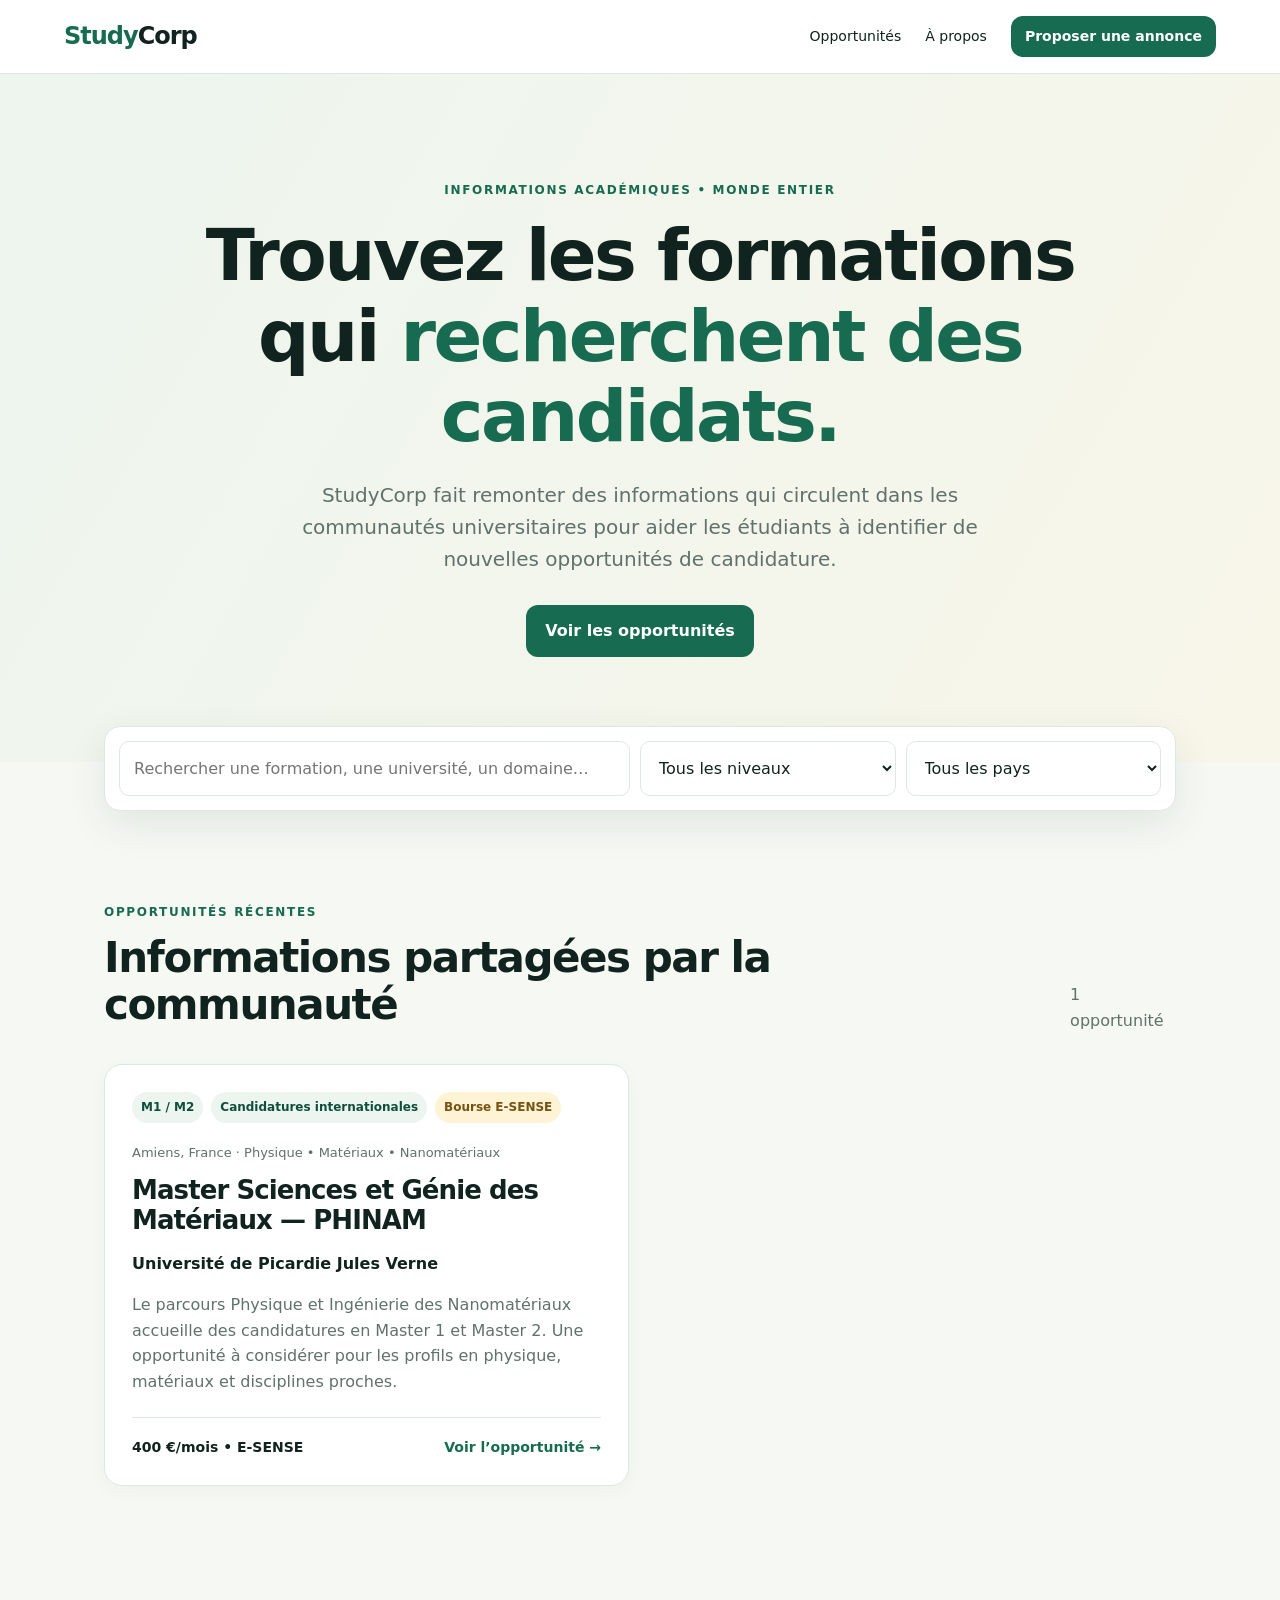
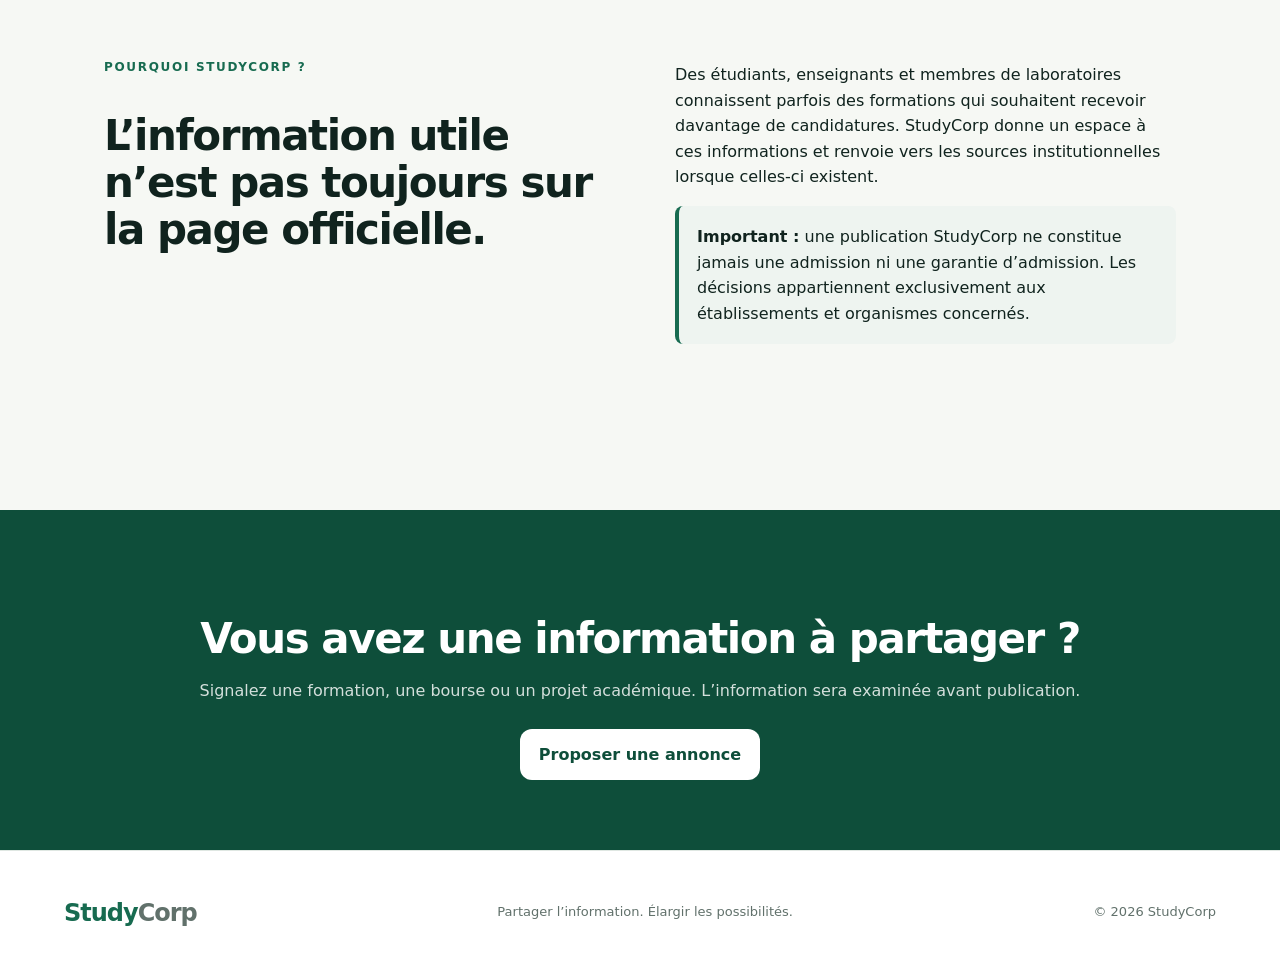
<file: index.html>
<!doctype html><html lang="fr"><head><meta charset="utf-8"><meta name="viewport" content="width=device-width,initial-scale=1"><meta name="description" content="StudyCorp partage des opportunités académiques issues des communautés universitaires."><title>StudyCorp — Opportunités académiques</title><link rel="stylesheet" href="css/style.css"></head><body>
<header class="nav"><a class="brand" href="index.html"><span>Study</span>Corp</a><nav><a href="#opportunites">Opportunités</a><a href="#apropos">À propos</a><a class="button small" href="proposer.html">Proposer une annonce</a></nav></header>
<main><section class="hero"><div class="hero-inner"><p class="eyebrow">Informations académiques • Monde entier</p><h1>Trouvez les formations qui <em>recherchent des candidats.</em></h1><p class="lead">StudyCorp fait remonter des informations qui circulent dans les communautés universitaires pour aider les étudiants à identifier de nouvelles opportunités de candidature.</p><a class="button" href="#opportunites">Voir les opportunités</a></div></section>
<section class="search-wrap" id="opportunites"><div class="search-card"><input id="search" type="search" placeholder="Rechercher une formation, une université, un domaine…"><select id="level"><option value="">Tous les niveaux</option><option>Licence</option><option>Master</option><option>Doctorat</option></select><select id="country"><option value="">Tous les pays</option><option>France</option></select></div></section>
<section class="section"><div class="section-head"><div><p class="eyebrow">Opportunités récentes</p><h2>Informations partagées par la communauté</h2></div><span id="count" class="count"></span></div><div id="cards" class="cards"></div><div id="empty" class="empty" hidden>Aucune opportunité ne correspond à ces critères.</div></section>
<section class="about" id="apropos"><div><p class="eyebrow">Pourquoi StudyCorp ?</p><h2>L’information utile n’est pas toujours sur la page officielle.</h2></div><div><p>Des étudiants, enseignants et membres de laboratoires connaissent parfois des formations qui souhaitent recevoir davantage de candidatures. StudyCorp donne un espace à ces informations et renvoie vers les sources institutionnelles lorsque celles-ci existent.</p><p class="notice"><strong>Important :</strong> une publication StudyCorp ne constitue jamais une admission ni une garantie d’admission. Les décisions appartiennent exclusivement aux établissements et organismes concernés.</p></div></section>
<section class="cta"><h2>Vous avez une information à partager ?</h2><p>Signalez une formation, une bourse ou un projet académique. L’information sera examinée avant publication.</p><a class="button light" href="proposer.html">Proposer une annonce</a></section></main>
<footer><a class="brand" href="index.html"><span>Study</span>Corp</a><p>Partager l’information. Élargir les possibilités.</p><p>© <span id="year"></span> StudyCorp</p></footer><script src="js/annonces.js"></script><script src="js/app.js"></script></body></html>
</file>
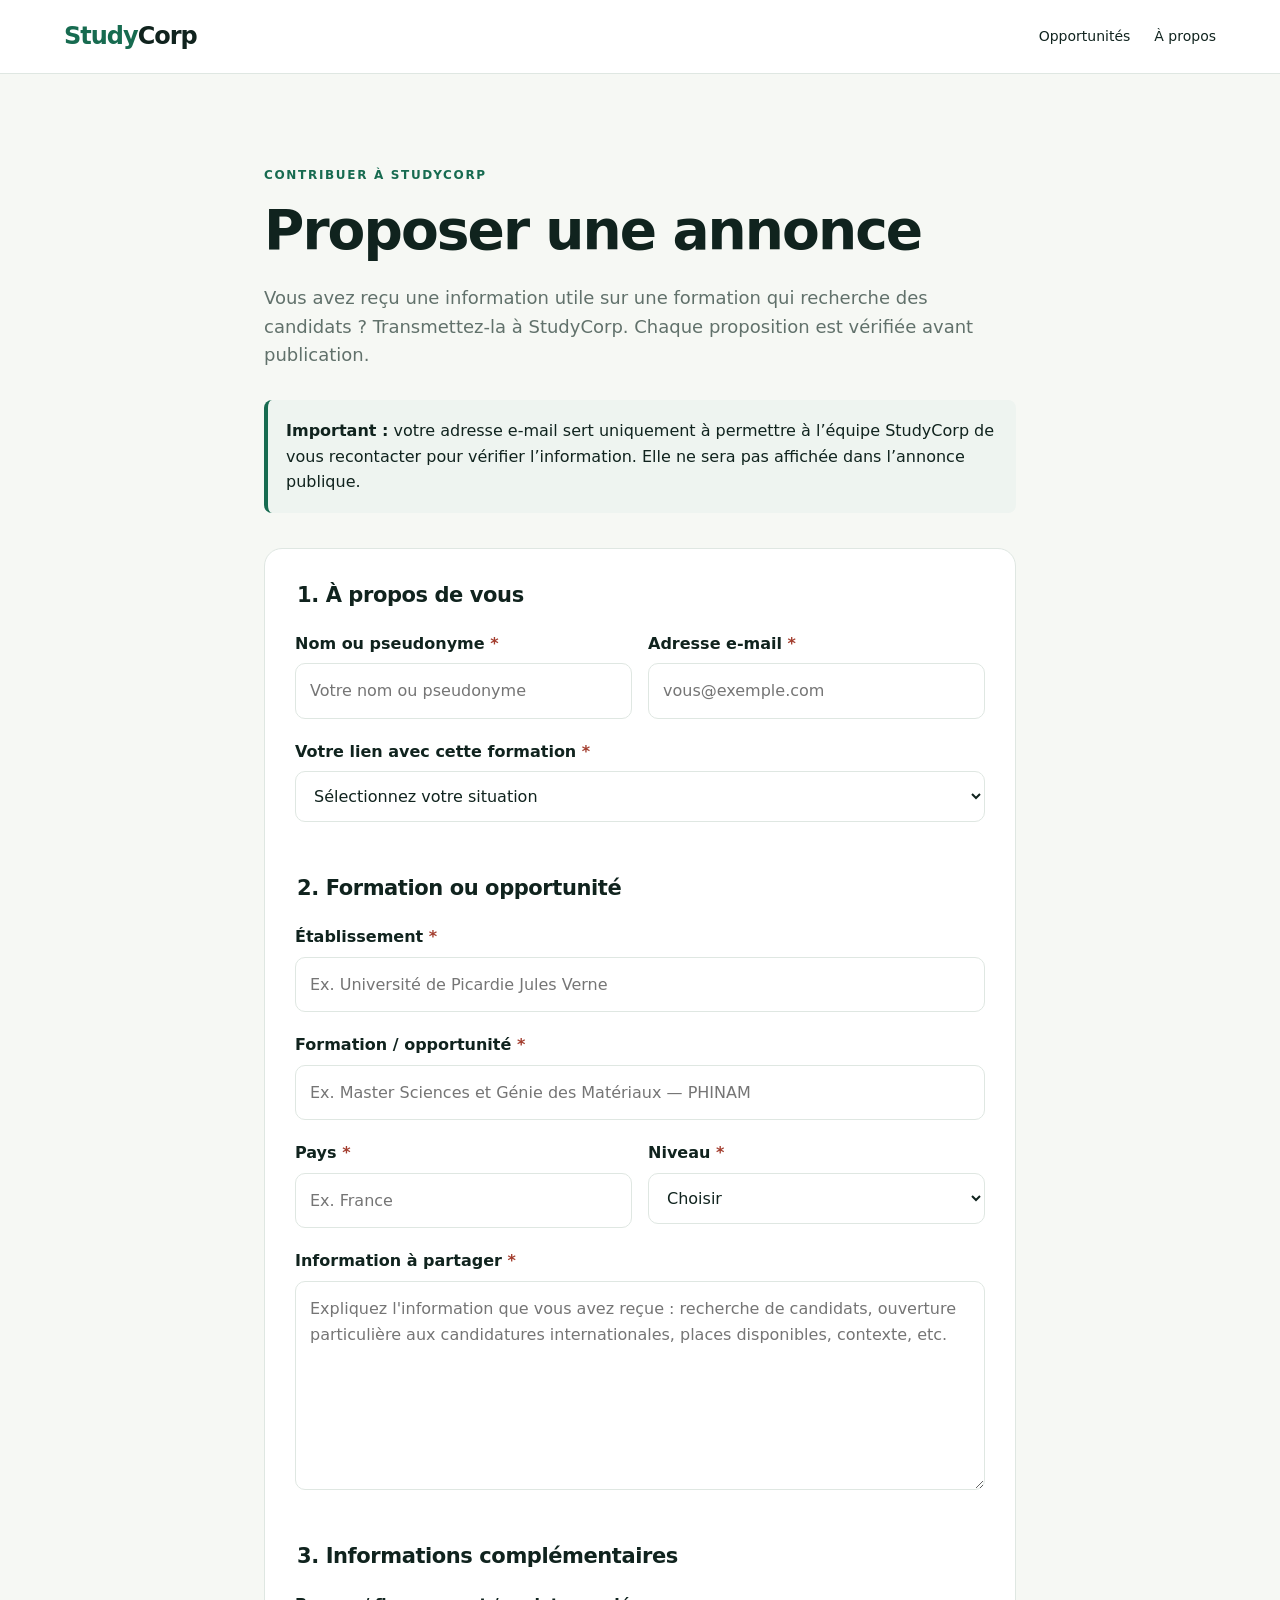
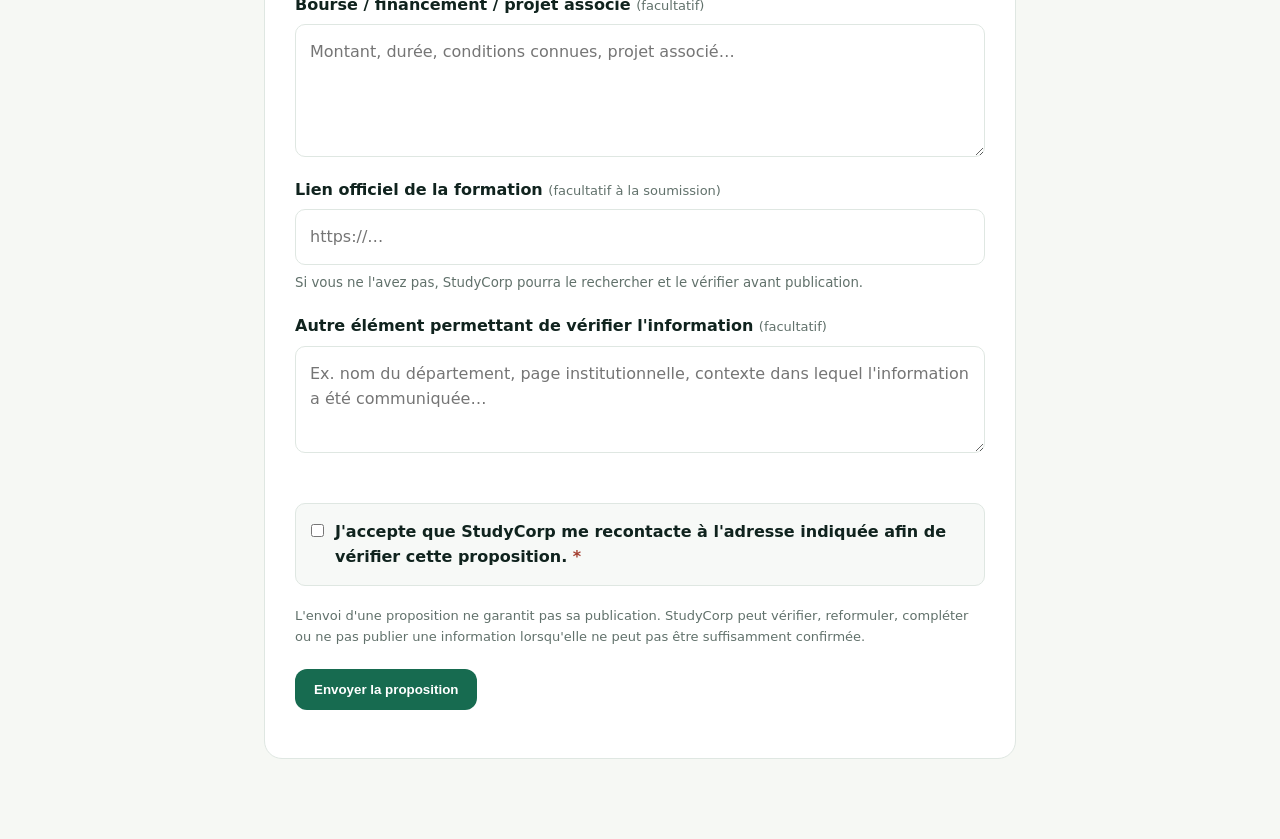
<file: proposer.html>
<!doctype html>
<html lang="fr">
<head>
  <meta charset="utf-8">
  <meta name="viewport" content="width=device-width,initial-scale=1">
  <title>Proposer une annonce — StudyCorp</title>
  <link rel="stylesheet" href="css/style.css">
</head>
<body>
<header class="nav">
  <a class="brand" href="index.html"><span>Study</span>Corp</a>
  <nav><a href="index.html#opportunites">Opportunités</a><a href="index.html#apropos">À propos</a></nav>
</header>

<main class="form-page section">
  <p class="eyebrow">Contribuer à StudyCorp</p>
  <h1>Proposer une annonce</h1>
  <p class="lead compact">Vous avez reçu une information utile sur une formation qui recherche des candidats ? Transmettez-la à StudyCorp. Chaque proposition est vérifiée avant publication.</p>

  <div class="notice privacy-note">
    <strong>Important :</strong> votre adresse e-mail sert uniquement à permettre à l’équipe StudyCorp de vous recontacter pour vérifier l’information. Elle ne sera pas affichée dans l’annonce publique.
  </div>

  <form id="proposal" class="form" novalidate>
    <fieldset>
      <legend>1. À propos de vous</legend>
      <div class="form-row">
        <label>Nom ou pseudonyme <span class="required">*</span>
          <input required name="contributor_name" autocomplete="name" placeholder="Votre nom ou pseudonyme">
        </label>
        <label>Adresse e-mail <span class="required">*</span>
          <input required name="email" type="email" autocomplete="email" placeholder="vous@exemple.com">
        </label>
      </div>

      <label>Votre lien avec cette formation <span class="required">*</span>
        <select required name="relationship">
          <option value="" selected disabled>Sélectionnez votre situation</option>
          <option>Étudiant(e) actuel(le) de la formation</option>
          <option>Ancien(ne) étudiant(e) de la formation</option>
          <option>Enseignant(e) de la formation</option>
          <option>Responsable de la formation</option>
          <option>Personnel de l'établissement</option>
          <option>Autre</option>
        </select>
      </label>

      <label id="relationship-other-wrap" hidden>Précisez votre situation
        <input name="relationship_other" placeholder="Ex. étudiant d'une autre formation du même établissement">
      </label>
    </fieldset>

    <fieldset>
      <legend>2. Formation ou opportunité</legend>
      <label>Établissement <span class="required">*</span>
        <input required name="school" placeholder="Ex. Université de Picardie Jules Verne">
      </label>
      <label>Formation / opportunité <span class="required">*</span>
        <input required name="program" placeholder="Ex. Master Sciences et Génie des Matériaux — PHINAM">
      </label>
      <div class="form-row">
        <label>Pays <span class="required">*</span>
          <input required name="country" placeholder="Ex. France">
        </label>
        <label>Niveau <span class="required">*</span>
          <select required name="level">
            <option value="" selected disabled>Choisir</option>
            <option>Licence</option><option>Master 1</option><option>Master 2</option><option>Master</option><option>Doctorat</option><option>Autre</option>
          </select>
        </label>
      </div>
      <label>Information à partager <span class="required">*</span>
        <textarea required name="info" rows="7" placeholder="Expliquez l'information que vous avez reçue : recherche de candidats, ouverture particulière aux candidatures internationales, places disponibles, contexte, etc."></textarea>
      </label>
    </fieldset>

    <fieldset>
      <legend>3. Informations complémentaires</legend>
      <label>Bourse / financement / projet associé <span class="optional">(facultatif)</span>
        <textarea name="funding" rows="4" placeholder="Montant, durée, conditions connues, projet associé…"></textarea>
      </label>
      <label>Lien officiel de la formation <span class="optional">(facultatif à la soumission)</span>
        <input name="source" type="url" inputmode="url" placeholder="https://…">
        <small>Si vous ne l'avez pas, StudyCorp pourra le rechercher et le vérifier avant publication.</small>
      </label>
      <label>Autre élément permettant de vérifier l'information <span class="optional">(facultatif)</span>
        <textarea name="verification_note" rows="3" placeholder="Ex. nom du département, page institutionnelle, contexte dans lequel l'information a été communiquée…"></textarea>
      </label>
    </fieldset>

    <label class="check-label">
      <input required type="checkbox" name="contact_permission" value="Oui">
      <span>J'accepte que StudyCorp me recontacte à l'adresse indiquée afin de vérifier cette proposition. <span class="required">*</span></span>
    </label>

    <p class="form-disclaimer">L'envoi d'une proposition ne garantit pas sa publication. StudyCorp peut vérifier, reformuler, compléter ou ne pas publier une information lorsqu'elle ne peut pas être suffisamment confirmée.</p>

    <button class="button submit-button" type="submit">Envoyer la proposition</button>
    <p id="form-status" class="form-status" role="status" aria-live="polite"></p>
  </form>
</main>

<script src="js/proposer.js"></script>
</body>
</html>
</file>
<file: css/style.css>
:root{--ink:#10231e;--muted:#61716b;--paper:#f6f8f4;--white:#fff;--green:#176b50;--green2:#0e4e3a;--line:#dfe7e2;--accent:#e8b54b;--radius:18px}*{box-sizing:border-box}html{scroll-behavior:smooth}body{margin:0;font-family:Inter,ui-sans-serif,system-ui,-apple-system,BlinkMacSystemFont,"Segoe UI",sans-serif;color:var(--ink);background:var(--paper);line-height:1.6}a{color:inherit;text-decoration:none}.nav{height:74px;padding:0 max(5vw,24px);display:flex;align-items:center;justify-content:space-between;background:rgba(255,255,255,.96);border-bottom:1px solid var(--line);position:sticky;top:0;z-index:20}.nav nav{display:flex;align-items:center;gap:24px;font-size:14px}.brand{font-size:24px;font-weight:850;letter-spacing:-1px}.brand span{color:var(--green)}.button{display:inline-flex;justify-content:center;align-items:center;border:0;border-radius:12px;background:var(--green);color:#fff;padding:13px 19px;font-weight:750;cursor:pointer}.button:hover{background:var(--green2)}.button.small{padding:9px 14px}.button.light{background:#fff;color:var(--green2)}.button.full{width:100%}.hero{background:linear-gradient(120deg,#edf5ef,#f8f6e9);padding:95px 5vw 105px}.hero-inner{max-width:880px;margin:auto;text-align:center}.eyebrow{text-transform:uppercase;letter-spacing:.14em;font-size:12px;font-weight:800;color:var(--green)}h1,h2,h3{line-height:1.12;letter-spacing:-.035em}h1{font-size:clamp(42px,6vw,72px);margin:15px 0 22px}h1 em{font-style:normal;color:var(--green)}h2{font-size:clamp(28px,4vw,42px)}.lead{font-size:20px;color:var(--muted);max-width:750px;margin:0 auto 30px}.lead.compact{font-size:18px;margin-left:0}.search-wrap{max-width:1120px;margin:-36px auto 0;padding:0 24px;position:relative}.search-card{background:#fff;border:1px solid var(--line);box-shadow:0 14px 40px rgba(26,55,44,.09);padding:14px;border-radius:16px;display:grid;grid-template-columns:2fr 1fr 1fr;gap:10px}.search-card input,.search-card select,.form input,.form select,.form textarea{width:100%;padding:14px;border:1px solid var(--line);border-radius:10px;background:#fff;font:inherit;color:var(--ink)}.section{max-width:1120px;margin:auto;padding:80px 24px}.section-head{display:flex;justify-content:space-between;align-items:end;gap:20px}.section-head h2{margin:5px 0}.count{color:var(--muted)}.cards{display:grid;grid-template-columns:repeat(2,minmax(0,1fr));gap:22px;margin-top:30px}.card{background:#fff;border:1px solid var(--line);border-radius:var(--radius);padding:27px;box-shadow:0 5px 20px rgba(30,50,42,.035)}.badges{display:flex;gap:8px;flex-wrap:wrap}.badge{font-size:12px;font-weight:750;background:#edf5f0;color:var(--green2);padding:6px 9px;border-radius:999px}.badge.accent{background:#fff3d5;color:#755312}.meta{color:var(--muted);font-size:13px;margin-top:20px}.card h3{font-size:26px;margin:7px 0}.institution{font-weight:700}.card>p:not(.meta,.institution){color:var(--muted)}.card-foot{border-top:1px solid var(--line);margin-top:22px;padding-top:18px;display:flex;justify-content:space-between;gap:12px;font-size:14px}.card-foot span{font-weight:700}.card-foot a{color:var(--green);font-weight:800}.about{max-width:1120px;margin:20px auto 90px;padding:60px 24px;display:grid;grid-template-columns:1fr 1fr;gap:70px}.notice{background:#eef4f0;border-left:4px solid var(--green);padding:18px;border-radius:8px}.cta{background:var(--green2);color:#fff;text-align:center;padding:70px 24px}.cta h2{margin-bottom:10px}.cta p{opacity:.82;margin-bottom:25px}footer{padding:38px 5vw;display:flex;justify-content:space-between;align-items:center;gap:20px;background:#fff;border-top:1px solid var(--line);color:var(--muted);font-size:13px}.detail{padding-top:55px}.back{color:var(--green);font-weight:750}.detail-grid{display:grid;grid-template-columns:minmax(0,2fr) minmax(280px,.8fr);gap:55px;margin-top:40px}.detail h1{font-size:clamp(38px,5vw,60px)}.detail article h2{font-size:25px;margin-top:40px}.institution.big{font-size:19px}.side{background:#fff;border:1px solid var(--line);border-radius:var(--radius);padding:24px;height:max-content;position:sticky;top:100px}.side h3{font-size:22px}.side dl{margin:25px 0}.side dt{font-size:12px;text-transform:uppercase;letter-spacing:.08em;color:var(--muted);font-weight:800}.side dd{margin:2px 0 17px}.form-page{max-width:800px}.form-page h1{font-size:55px}.form{background:#fff;border:1px solid var(--line);border-radius:var(--radius);padding:30px;margin-top:35px}.form label{display:block;font-weight:700;margin-bottom:20px}.form input,.form select,.form textarea{display:block;margin-top:7px;font-weight:400}.form-row{display:grid;grid-template-columns:1fr 1fr;gap:16px}.result{margin-top:30px;padding:25px;background:#edf5f0;border-radius:var(--radius)}.empty{text-align:center;padding:50px;color:var(--muted)}@media(max-width:760px){.nav nav>a:not(.button){display:none}.hero{padding:65px 24px 85px}.search-card{grid-template-columns:1fr}.cards,.about,.detail-grid{grid-template-columns:1fr}.cards{gap:16px}.about{gap:20px;margin-bottom:40px;padding-top:40px}.section{padding:60px 18px}.section-head{align-items:start;flex-direction:column}.side{position:static}.form-row{grid-template-columns:1fr}footer{flex-direction:column;text-align:center}.card-foot{flex-direction:column}.form-page h1{font-size:42px}}

/* StudyCorp V1.1 — formulaire de contribution */
.form fieldset{border:0;padding:0;margin:0 0 30px}.form legend{font-size:21px;font-weight:850;letter-spacing:-.02em;margin-bottom:18px}.required{color:#a33d2e}.optional{color:var(--muted);font-weight:500;font-size:13px}.form small{display:block;color:var(--muted);font-weight:400;margin-top:7px}.privacy-note{margin-top:28px}.check-label{display:flex!important;align-items:flex-start;gap:11px;background:#f7f9f7;border:1px solid var(--line);padding:15px;border-radius:10px}.check-label input{width:auto!important;margin:5px 0 0!important;flex:0 0 auto}.form-disclaimer{font-size:13px;color:var(--muted);margin:4px 0 22px}.submit-button:disabled{opacity:.65;cursor:wait}.form-status{margin:18px 0 0;padding:0;font-weight:700}.form-status.success,.form-status.error{padding:14px 16px;border-radius:10px}.form-status.success{background:#edf5f0;color:var(--green2)}.form-status.error{background:#fff0ed;color:#8b3023}label[hidden]{display:none!important}
</file>
